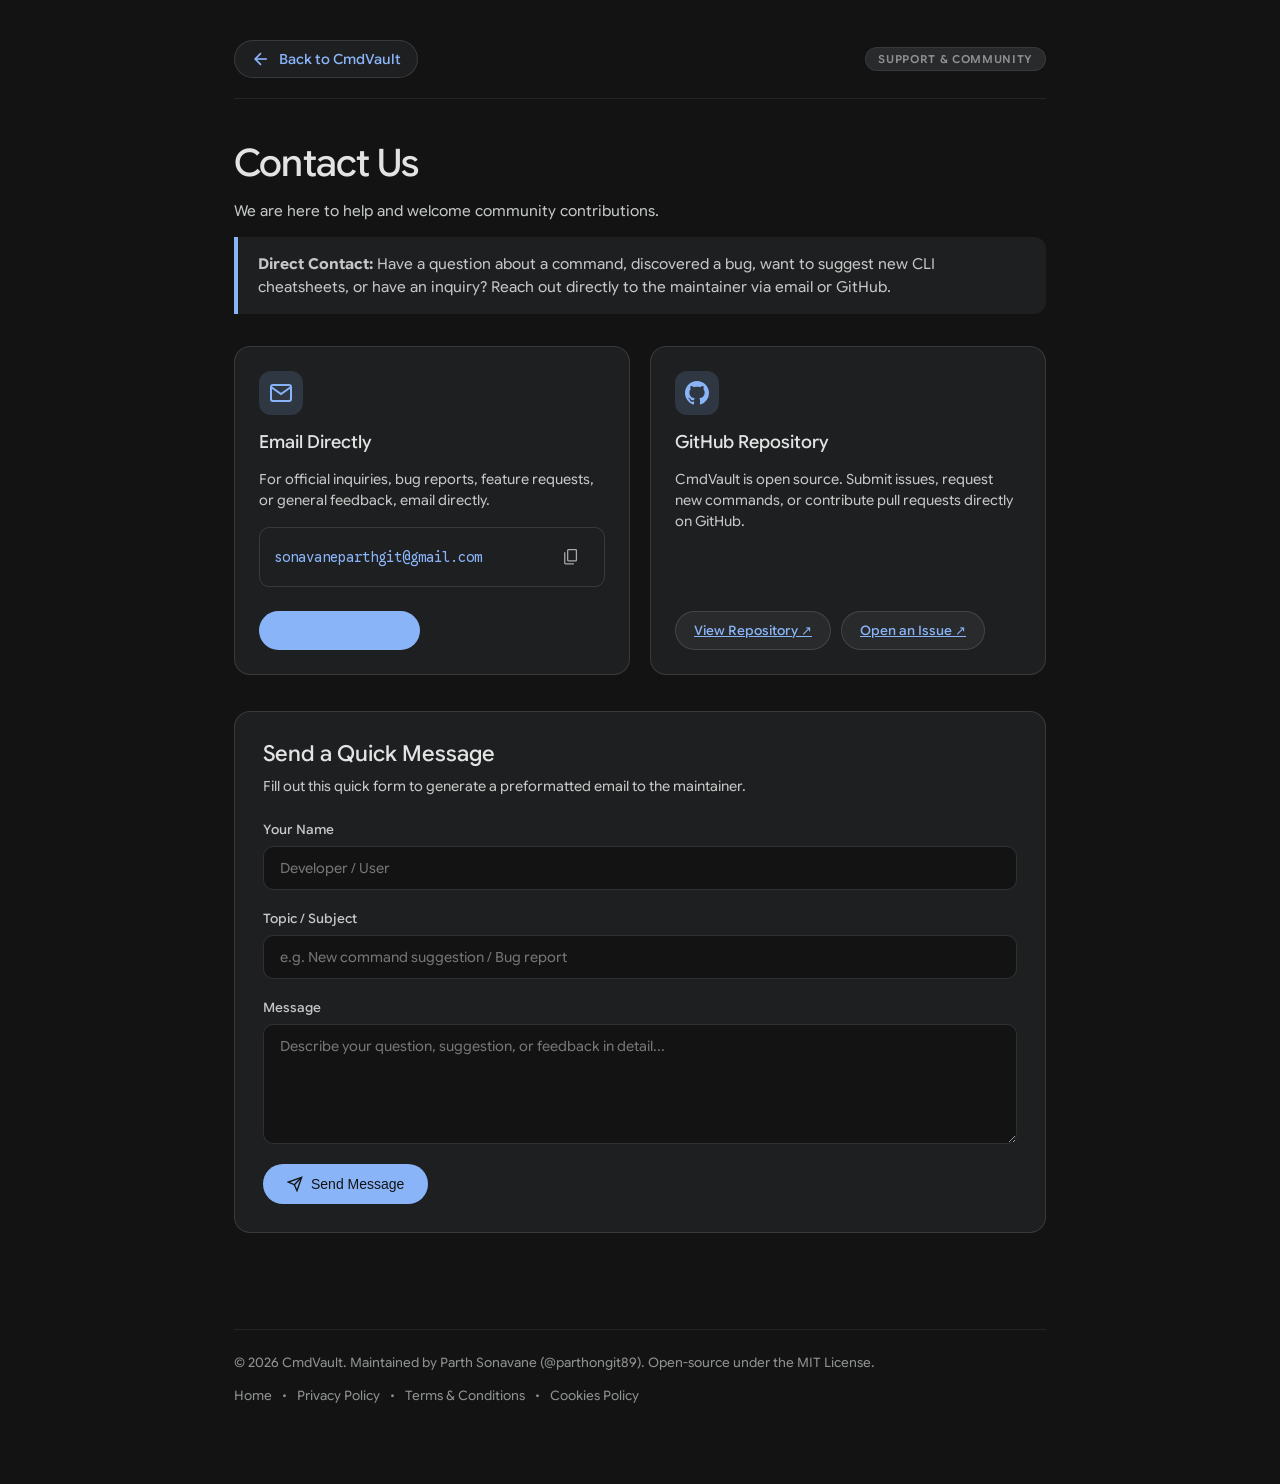
<file: contact.html>
<!DOCTYPE html>
<html lang="en">
<head>
  <meta charset="UTF-8" />
  <meta name="viewport" content="width=device-width, initial-scale=1.0" />
  <title>Contact Us - CmdVault</title>
  <meta name="description" content="Get in touch with the CmdVault team. Feedback, command suggestions, support, and developer inquiries." />
  <link rel="canonical" href="https://cmd-valut.vercel.app/contact.html" />
  <meta name="theme-color" content="#131314" />
  <link rel="icon" type="image/png" href="images/logo.png" />
  <link rel="apple-touch-icon" href="images/logo.png" />
  <link rel="stylesheet" href="css/style.css" />
  <style>
    .contact-grid {
      display: grid;
      grid-template-columns: repeat(auto-fit, minmax(280px, 1fr));
      gap: 20px;
      margin: 28px 0;
    }
    .contact-card {
      background: var(--g-surface);
      border: 1px solid var(--g-border);
      border-radius: 16px;
      padding: 24px;
      display: flex;
      flex-direction: column;
      gap: 16px;
      transition: all 0.2s ease;
    }
    .contact-card:hover {
      background: var(--g-surface-hover);
      border-color: rgba(138, 180, 248, 0.4);
      transform: translateY(-2px);
    }
    .contact-card-icon {
      width: 44px;
      height: 44px;
      border-radius: 12px;
      background: var(--google-blue-surface);
      display: flex;
      align-items: center;
      justify-content: center;
      color: var(--google-blue);
    }
    .contact-card h3 {
      font-size: 18px;
      font-weight: 500;
      color: var(--text-primary);
      margin: 0;
    }
    .contact-card p {
      font-size: 14px;
      color: var(--text-secondary);
      line-height: 1.5;
      margin: 0;
      flex-grow: 1;
    }
    .contact-btn-group {
      display: flex;
      gap: 10px;
      flex-wrap: wrap;
      margin-top: 8px;
    }
    .contact-action-btn {
      display: inline-flex;
      align-items: center;
      gap: 8px;
      padding: 10px 18px;
      border-radius: 20px;
      font-size: 13px;
      font-weight: 500;
      text-decoration: none;
      transition: all 0.2s ease;
      cursor: pointer;
      border: 1px solid transparent;
    }
    .btn-primary {
      background: var(--google-blue);
      color: #131314;
    }
    .btn-primary:hover {
      background: #aecbfa;
    }
    .btn-secondary {
      background: var(--g-surface-elevated);
      color: var(--text-primary);
      border-color: var(--g-border);
    }
    .btn-secondary:hover {
      background: var(--g-surface-hover);
      border-color: var(--google-blue);
      color: var(--google-blue);
    }
    .email-display-box {
      background: var(--g-code-bg);
      border: 1px solid var(--g-border);
      border-radius: 10px;
      padding: 10px 14px;
      font-family: 'Google Sans Code', monospace;
      font-size: 14px;
      color: var(--google-blue);
      display: flex;
      align-items: center;
      justify-content: space-between;
      gap: 12px;
      word-break: break-all;
    }
    .contact-form-section {
      background: var(--g-surface);
      border: 1px solid var(--g-border);
      border-radius: 16px;
      padding: 28px;
      margin-top: 36px;
    }
    .contact-form-section h2 {
      font-size: 22px;
      font-weight: 500;
      margin-top: 0;
      margin-bottom: 8px;
      color: var(--text-primary);
    }
    .form-group {
      display: flex;
      flex-direction: column;
      gap: 8px;
      margin-bottom: 20px;
    }
    .form-group label {
      font-size: 13px;
      font-weight: 500;
      color: var(--text-secondary);
    }
    .form-control {
      background: var(--g-bg);
      border: 1px solid var(--g-border);
      border-radius: 10px;
      padding: 12px 16px;
      font-size: 14px;
      color: var(--text-primary);
      font-family: inherit;
      outline: none;
      transition: border-color 0.2s ease;
    }
    .form-control:focus {
      border-color: var(--google-blue);
      box-shadow: 0 0 0 2px var(--google-blue-surface);
    }
    textarea.form-control {
      min-height: 120px;
      resize: vertical;
    }
  </style>
</head>
<body class="legal-page">
  <div class="legal-container">
    <header class="legal-header">
      <a href="/" class="back-link">
        <svg width="20" height="20" viewBox="0 0 24 24" fill="none" stroke="currentColor" stroke-width="2">
          <line x1="19" y1="12" x2="5" y2="12"></line>
          <polyline points="12 19 5 12 12 5"></polyline>
        </svg>
        <span>Back to CmdVault</span>
      </a>
      <div class="legal-badge">Support &amp; Community</div>
    </header>

    <main class="legal-content">
      <h1>Contact Us</h1>
      <p class="effective-date">We are here to help and welcome community contributions.</p>

      <div class="callout-box">
        <strong>Direct Contact:</strong> Have a question about a command, discovered a bug, want to suggest new CLI cheatsheets, or have an inquiry? Reach out directly to the maintainer via email or GitHub.
      </div>

      <!-- Quick Contact Cards -->
      <div class="contact-grid">
        <!-- Direct Email Card -->
        <div class="contact-card">
          <div class="contact-card-icon">
            <svg width="24" height="24" viewBox="0 0 24 24" fill="none" stroke="currentColor" stroke-width="2">
              <path d="M4 4h16c1.1 0 2 .9 2 2v12c0 1.1-.9 2-2 2H4c-1.1 0-2-.9-2-2V6c0-1.1.9-2 2-2z"></path>
              <polyline points="22,6 12,13 2,6"></polyline>
            </svg>
          </div>
          <h3>Email Directly</h3>
          <p>For official inquiries, bug reports, feature requests, or general feedback, email directly.</p>
          <div class="email-display-box">
            <span id="email-text">sonavaneparthgit@gmail.com</span>
            <button id="copy-email-btn" class="copy-btn" title="Copy email" aria-label="Copy email address" style="position:static; opacity:1;">
              <img src="icons/copy.svg" alt="Copy" width="16" height="16" />
            </button>
          </div>
          <div class="contact-btn-group">
            <a href="mailto:sonavaneparthgit@gmail.com?subject=CmdVault%20Inquiry" class="contact-action-btn btn-primary">
              <svg width="16" height="16" viewBox="0 0 24 24" fill="none" stroke="currentColor" stroke-width="2">
                <line x1="22" y1="2" x2="11" y2="13"></line>
                <polygon points="22 2 15 22 11 13 2 9 22 2"></polygon>
              </svg>
              <span>Compose Email</span>
            </a>
          </div>
        </div>

        <!-- GitHub Community Card -->
        <div class="contact-card">
          <div class="contact-card-icon">
            <svg width="24" height="24" viewBox="0 0 24 24" fill="currentColor">
              <path d="M12 0C5.37 0 0 5.37 0 12c0 5.31 3.435 9.795 8.205 11.385.6.105.825-.255.825-.57 0-.285-.015-1.23-.015-2.235-3.015.555-3.795-.735-4.035-1.41-.135-.345-.72-1.41-1.23-1.695-.42-.225-1.02-.78-.015-.795.945-.015 1.62.87 1.845 1.23 1.08 1.815 2.805 1.305 3.495.99.105-.78.42-1.305.765-1.605-2.67-.3-5.46-1.335-5.46-5.925 0-1.305.465-2.385 1.23-3.225-.12-.3-.54-1.53.12-3.18 0 0 1.005-.315 3.3 1.23.96-.27 1.98-.405 3-.405s2.04.135 3 .405c2.295-1.56 3.3-1.23 3.3-1.23.66 1.65.24 2.88.12 3.18.765.84 1.23 1.905 1.23 3.225 0 4.605-2.805 5.625-5.475 5.925.435.375.81 1.095.81 2.22 0 1.605-.015 2.895-.015 3.3 0 .315.225.69.825.57A12.02 12.02 0 0024 12c0-6.63-5.37-12-12-12z"/>
            </svg>
          </div>
          <h3>GitHub Repository</h3>
          <p>CmdVault is open source. Submit issues, request new commands, or contribute pull requests directly on GitHub.</p>
          <div class="contact-btn-group" style="margin-top:auto;">
            <a href="https://github.com/parthongit89/CmdValut" target="_blank" rel="noopener noreferrer" class="contact-action-btn btn-secondary">
              <span>View Repository ↗</span>
            </a>
            <a href="https://github.com/parthongit89/CmdValut/issues" target="_blank" rel="noopener noreferrer" class="contact-action-btn btn-secondary">
              <span>Open an Issue ↗</span>
            </a>
          </div>
        </div>
      </div>

      <!-- Quick Message Mailto Generator -->
      <section class="contact-form-section">
        <h2>Send a Quick Message</h2>
        <p style="color: var(--text-secondary); font-size: 14px; margin-bottom: 24px;">Fill out this quick form to generate a preformatted email to the maintainer.</p>
        
        <form id="quick-contact-form" onsubmit="handleContactSubmit(event)">
          <div class="form-group">
            <label for="contact-name">Your Name</label>
            <input type="text" id="contact-name" class="form-control" placeholder="Developer / User" required />
          </div>

          <div class="form-group">
            <label for="contact-subject">Topic / Subject</label>
            <input type="text" id="contact-subject" class="form-control" placeholder="e.g. New command suggestion / Bug report" required />
          </div>

          <div class="form-group">
            <label for="contact-message">Message</label>
            <textarea id="contact-message" class="form-control" placeholder="Describe your question, suggestion, or feedback in detail..." required></textarea>
          </div>

          <button type="submit" class="contact-action-btn btn-primary" style="padding: 12px 24px; font-size: 14px; border: none;">
            <svg width="16" height="16" viewBox="0 0 24 24" fill="none" stroke="currentColor" stroke-width="2">
              <line x1="22" y1="2" x2="11" y2="13"></line>
              <polygon points="22 2 15 22 11 13 2 9 22 2"></polygon>
            </svg>
            <span>Send Message</span>
          </button>
        </form>
      </section>
    </main>

    <footer class="legal-footer">
      <p>&copy; 2026 CmdVault. Maintained by Parth Sonavane (&commat;parthongit89). Open-source under the MIT License.</p>
      <div class="legal-footer-links">
        <a href="/">Home</a>
        <span>•</span>
        <a href="privacy.html">Privacy Policy</a>
        <span>•</span>
        <a href="terms.html">Terms &amp; Conditions</a>
        <span>•</span>
        <a href="cookies.html">Cookies Policy</a>
      </div>
    </footer>
  </div>

  <!-- Script for quick actions -->
  <script>
    const copyBtn = document.getElementById('copy-email-btn');
    if (copyBtn) {
      copyBtn.addEventListener('click', () => {
        navigator.clipboard.writeText('sonavaneparthgit@gmail.com').then(() => {
          const original = copyBtn.innerHTML;
          copyBtn.innerHTML = '<span style="color:#81c995; font-size:12px; font-weight:600;">✓</span>';
          setTimeout(() => { copyBtn.innerHTML = original; }, 2000);
        });
      });
    }

    function handleContactSubmit(e) {
      e.preventDefault();
      const name = encodeURIComponent(document.getElementById('contact-name').value.trim());
      const subject = encodeURIComponent(document.getElementById('contact-subject').value.trim());
      const message = encodeURIComponent(document.getElementById('contact-message').value.trim());
      
      const body = `Hi Parth,%0D%0A%0D%0A${message}%0D%0A%0D%0ARegards,%0D%0A${name}`;
      window.location.href = `mailto:sonavaneparthgit@gmail.com?subject=${subject}&body=${body}`;
    }
  </script>
</body>
</html>
</file>
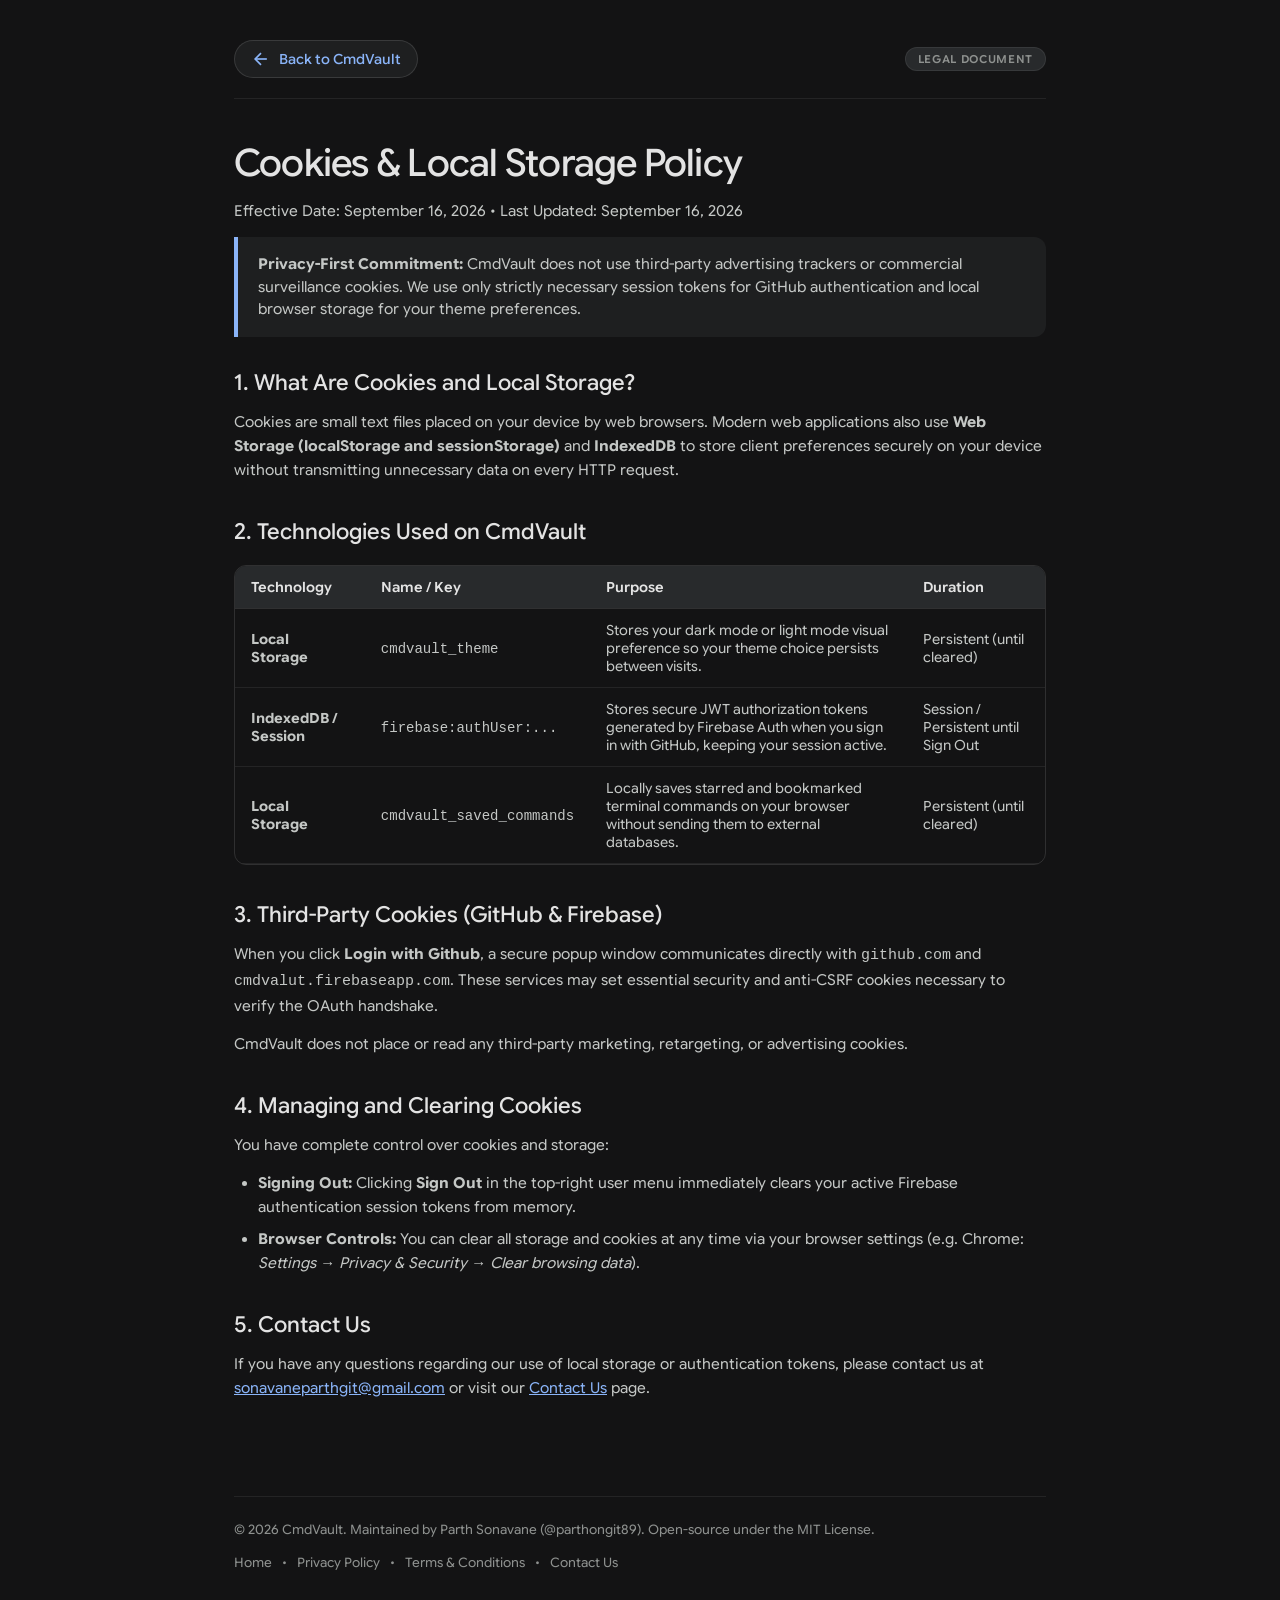
<file: cookies.html>
<!DOCTYPE html>
<html lang="en">
<head>
  <meta charset="UTF-8" />
  <meta name="viewport" content="width=device-width, initial-scale=1.0" />
  <title>Cookies &amp; Storage Policy - CmdVault</title>
  <meta name="description" content="Cookies and Local Storage Policy for CmdVault and Firebase GitHub authentication." />
  <link rel="canonical" href="https://cmd-valut.vercel.app/cookies.html" />
  <meta name="theme-color" content="#131314" />
  <link rel="icon" type="image/png" href="images/logo.png" />
  <link rel="apple-touch-icon" href="images/logo.png" />
  <link rel="stylesheet" href="css/style.css" />
</head>
<body class="legal-page">
  <div class="legal-container">
    <header class="legal-header">
      <a href="/" class="back-link">
        <svg width="20" height="20" viewBox="0 0 24 24" fill="none" stroke="currentColor" stroke-width="2">
          <line x1="19" y1="12" x2="5" y2="12"></line>
          <polyline points="12 19 5 12 12 5"></polyline>
        </svg>
        <span>Back to CmdVault</span>
      </a>
      <div class="legal-badge">Legal Document</div>
    </header>

    <main class="legal-content">
      <h1>Cookies &amp; Local Storage Policy</h1>
      <p class="effective-date">Effective Date: September 16, 2026 • Last Updated: September 16, 2026</p>

      <div class="callout-box">
        <strong>Privacy-First Commitment:</strong> CmdVault does not use third-party advertising trackers or commercial surveillance cookies. We use only strictly necessary session tokens for GitHub authentication and local browser storage for your theme preferences.
      </div>

      <section>
        <h2>1. What Are Cookies and Local Storage?</h2>
        <p>Cookies are small text files placed on your device by web browsers. Modern web applications also use <strong>Web Storage (localStorage and sessionStorage)</strong> and <strong>IndexedDB</strong> to store client preferences securely on your device without transmitting unnecessary data on every HTTP request.</p>
      </section>

      <section>
        <h2>2. Technologies Used on CmdVault</h2>
        <div class="table-wrap">
          <table class="legal-table">
            <thead>
              <tr>
                <th>Technology</th>
                <th>Name / Key</th>
                <th>Purpose</th>
                <th>Duration</th>
              </tr>
            </thead>
            <tbody>
              <tr>
                <td><strong>Local Storage</strong></td>
                <td><code>cmdvault_theme</code></td>
                <td>Stores your dark mode or light mode visual preference so your theme choice persists between visits.</td>
                <td>Persistent (until cleared)</td>
              </tr>
              <tr>
                <td><strong>IndexedDB / Session</strong></td>
                <td><code>firebase:authUser:...</code></td>
                <td>Stores secure JWT authorization tokens generated by Firebase Auth when you sign in with GitHub, keeping your session active.</td>
                <td>Session / Persistent until Sign Out</td>
              </tr>
              <tr>
                <td><strong>Local Storage</strong></td>
                <td><code>cmdvault_saved_commands</code></td>
                <td>Locally saves starred and bookmarked terminal commands on your browser without sending them to external databases.</td>
                <td>Persistent (until cleared)</td>
              </tr>
            </tbody>
          </table>
        </div>
      </section>

      <section>
        <h2>3. Third-Party Cookies (GitHub & Firebase)</h2>
        <p>When you click <strong>Login with Github</strong>, a secure popup window communicates directly with <code>github.com</code> and <code>cmdvalut.firebaseapp.com</code>. These services may set essential security and anti-CSRF cookies necessary to verify the OAuth handshake.</p>
        <p>CmdVault does not place or read any third-party marketing, retargeting, or advertising cookies.</p>
      </section>

      <section>
        <h2>4. Managing and Clearing Cookies</h2>
        <p>You have complete control over cookies and storage:</p>
        <ul>
          <li><strong>Signing Out:</strong> Clicking <strong>Sign Out</strong> in the top-right user menu immediately clears your active Firebase authentication session tokens from memory.</li>
          <li><strong>Browser Controls:</strong> You can clear all storage and cookies at any time via your browser settings (e.g. Chrome: <em>Settings → Privacy &amp; Security → Clear browsing data</em>).</li>
        </ul>
      </section>

      <section>
        <h2>5. Contact Us</h2>
        <p>If you have any questions regarding our use of local storage or authentication tokens, please contact us at <a href="mailto:sonavaneparthgit@gmail.com">sonavaneparthgit@gmail.com</a> or visit our <a href="contact.html">Contact Us</a> page.</p>
      </section>
    </main>

    <footer class="legal-footer">
      <p>&copy; 2026 CmdVault. Maintained by Parth Sonavane (&commat;parthongit89). Open-source under the MIT License.</p>
      <div class="legal-footer-links">
        <a href="/">Home</a>
        <span>•</span>
        <a href="privacy.html">Privacy Policy</a>
        <span>•</span>
        <a href="terms.html">Terms &amp; Conditions</a>
        <span>•</span>
        <a href="contact.html">Contact Us</a>
      </div>
    </footer>
  </div>
</body>
</html>
</file>
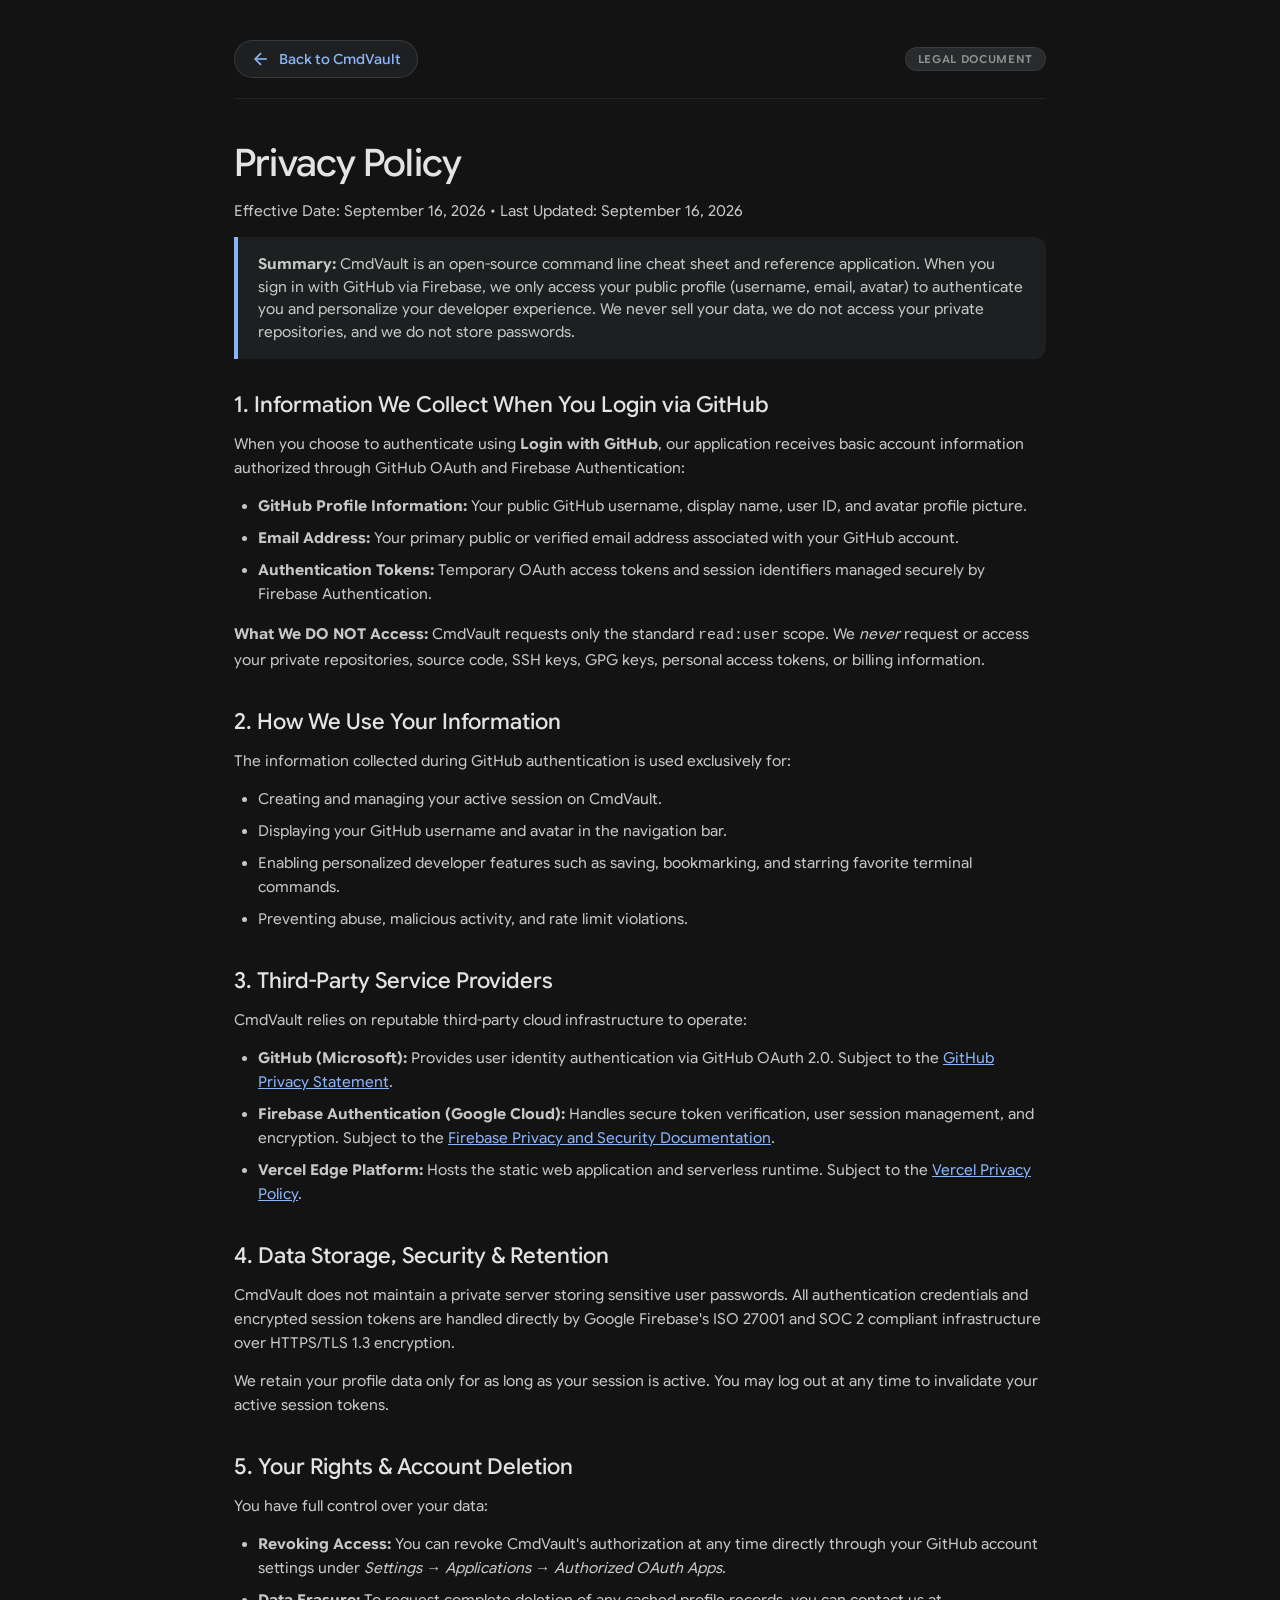
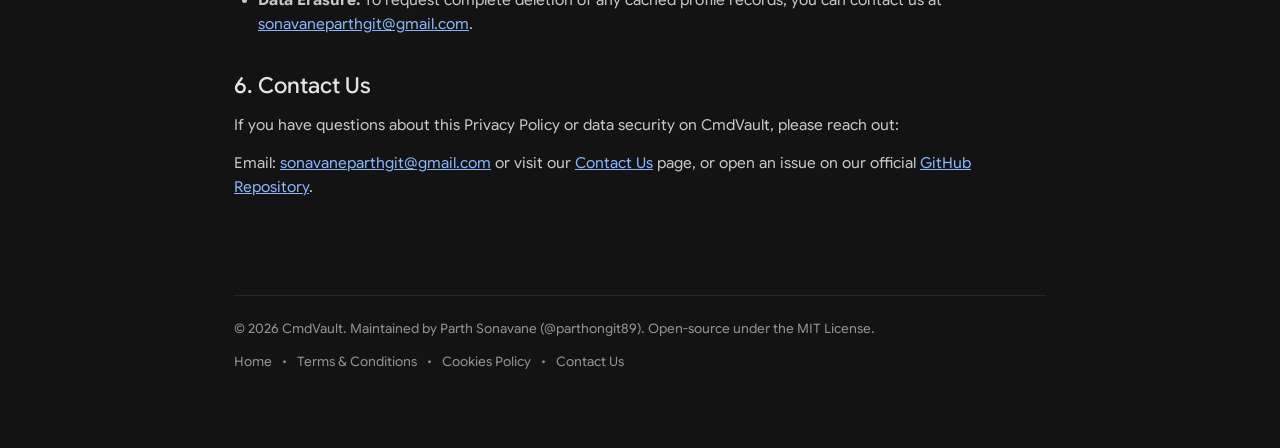
<file: privacy.html>
<!DOCTYPE html>
<html lang="en">
<head>
  <meta charset="UTF-8" />
  <meta name="viewport" content="width=device-width, initial-scale=1.0" />
  <title>Privacy Policy - CmdVault</title>
  <meta name="description" content="Privacy Policy for CmdVault developer platform and GitHub OAuth authentication." />
  <link rel="canonical" href="https://cmd-valut.vercel.app/privacy.html" />
  <meta name="theme-color" content="#131314" />
  <link rel="icon" type="image/png" href="images/logo.png" />
  <link rel="apple-touch-icon" href="images/logo.png" />
  <link rel="stylesheet" href="css/style.css" />
</head>
<body class="legal-page">
  <div class="legal-container">
    <header class="legal-header">
      <a href="/" class="back-link">
        <svg width="20" height="20" viewBox="0 0 24 24" fill="none" stroke="currentColor" stroke-width="2">
          <line x1="19" y1="12" x2="5" y2="12"></line>
          <polyline points="12 19 5 12 12 5"></polyline>
        </svg>
        <span>Back to CmdVault</span>
      </a>
      <div class="legal-badge">Legal Document</div>
    </header>

    <main class="legal-content">
      <h1>Privacy Policy</h1>
      <p class="effective-date">Effective Date: September 16, 2026 • Last Updated: September 16, 2026</p>

      <div class="callout-box">
        <strong>Summary:</strong> CmdVault is an open-source command line cheat sheet and reference application. When you sign in with GitHub via Firebase, we only access your public profile (username, email, avatar) to authenticate you and personalize your developer experience. We never sell your data, we do not access your private repositories, and we do not store passwords.
      </div>

      <section>
        <h2>1. Information We Collect When You Login via GitHub</h2>
        <p>When you choose to authenticate using <strong>Login with GitHub</strong>, our application receives basic account information authorized through GitHub OAuth and Firebase Authentication:</p>
        <ul>
          <li><strong>GitHub Profile Information:</strong> Your public GitHub username, display name, user ID, and avatar profile picture.</li>
          <li><strong>Email Address:</strong> Your primary public or verified email address associated with your GitHub account.</li>
          <li><strong>Authentication Tokens:</strong> Temporary OAuth access tokens and session identifiers managed securely by Firebase Authentication.</li>
        </ul>
        <p><strong>What We DO NOT Access:</strong> CmdVault requests only the standard <code>read:user</code> scope. We <em>never</em> request or access your private repositories, source code, SSH keys, GPG keys, personal access tokens, or billing information.</p>
      </section>

      <section>
        <h2>2. How We Use Your Information</h2>
        <p>The information collected during GitHub authentication is used exclusively for:</p>
        <ul>
          <li>Creating and managing your active session on CmdVault.</li>
          <li>Displaying your GitHub username and avatar in the navigation bar.</li>
          <li>Enabling personalized developer features such as saving, bookmarking, and starring favorite terminal commands.</li>
          <li>Preventing abuse, malicious activity, and rate limit violations.</li>
        </ul>
      </section>

      <section>
        <h2>3. Third-Party Service Providers</h2>
        <p>CmdVault relies on reputable third-party cloud infrastructure to operate:</p>
        <ul>
          <li><strong>GitHub (Microsoft):</strong> Provides user identity authentication via GitHub OAuth 2.0. Subject to the <a href="https://docs.github.com/en/site-policy/privacy-policies/github-privacy-statement" target="_blank" rel="noopener noreferrer">GitHub Privacy Statement</a>.</li>
          <li><strong>Firebase Authentication (Google Cloud):</strong> Handles secure token verification, user session management, and encryption. Subject to the <a href="https://firebase.google.com/support/privacy" target="_blank" rel="noopener noreferrer">Firebase Privacy and Security Documentation</a>.</li>
          <li><strong>Vercel Edge Platform:</strong> Hosts the static web application and serverless runtime. Subject to the <a href="https://vercel.com/legal/privacy-policy" target="_blank" rel="noopener noreferrer">Vercel Privacy Policy</a>.</li>
        </ul>
      </section>

      <section>
        <h2>4. Data Storage, Security & Retention</h2>
        <p>CmdVault does not maintain a private server storing sensitive user passwords. All authentication credentials and encrypted session tokens are handled directly by Google Firebase's ISO 27001 and SOC 2 compliant infrastructure over HTTPS/TLS 1.3 encryption.</p>
        <p>We retain your profile data only for as long as your session is active. You may log out at any time to invalidate your active session tokens.</p>
      </section>

      <section>
        <h2>5. Your Rights & Account Deletion</h2>
        <p>You have full control over your data:</p>
        <ul>
          <li><strong>Revoking Access:</strong> You can revoke CmdVault's authorization at any time directly through your GitHub account settings under <em>Settings → Applications → Authorized OAuth Apps</em>.</li>
          <li><strong>Data Erasure:</strong> To request complete deletion of any cached profile records, you can contact us at <a href="mailto:sonavaneparthgit@gmail.com">sonavaneparthgit@gmail.com</a>.</li>
        </ul>
      </section>

      <section>
        <h2>6. Contact Us</h2>
        <p>If you have questions about this Privacy Policy or data security on CmdVault, please reach out:</p>
        <p>Email: <a href="mailto:sonavaneparthgit@gmail.com">sonavaneparthgit@gmail.com</a> or visit our <a href="contact.html">Contact Us</a> page, or open an issue on our official <a href="https://github.com/parthongit89/CmdValut" target="_blank" rel="noopener noreferrer">GitHub Repository</a>.</p>
      </section>
    </main>

    <footer class="legal-footer">
      <p>&copy; 2026 CmdVault. Maintained by Parth Sonavane (&commat;parthongit89). Open-source under the MIT License.</p>
      <div class="legal-footer-links">
        <a href="/">Home</a>
        <span>•</span>
        <a href="terms.html">Terms &amp; Conditions</a>
        <span>•</span>
        <a href="cookies.html">Cookies Policy</a>
        <span>•</span>
        <a href="contact.html">Contact Us</a>
      </div>
    </footer>
  </div>
</body>
</html>
</file>
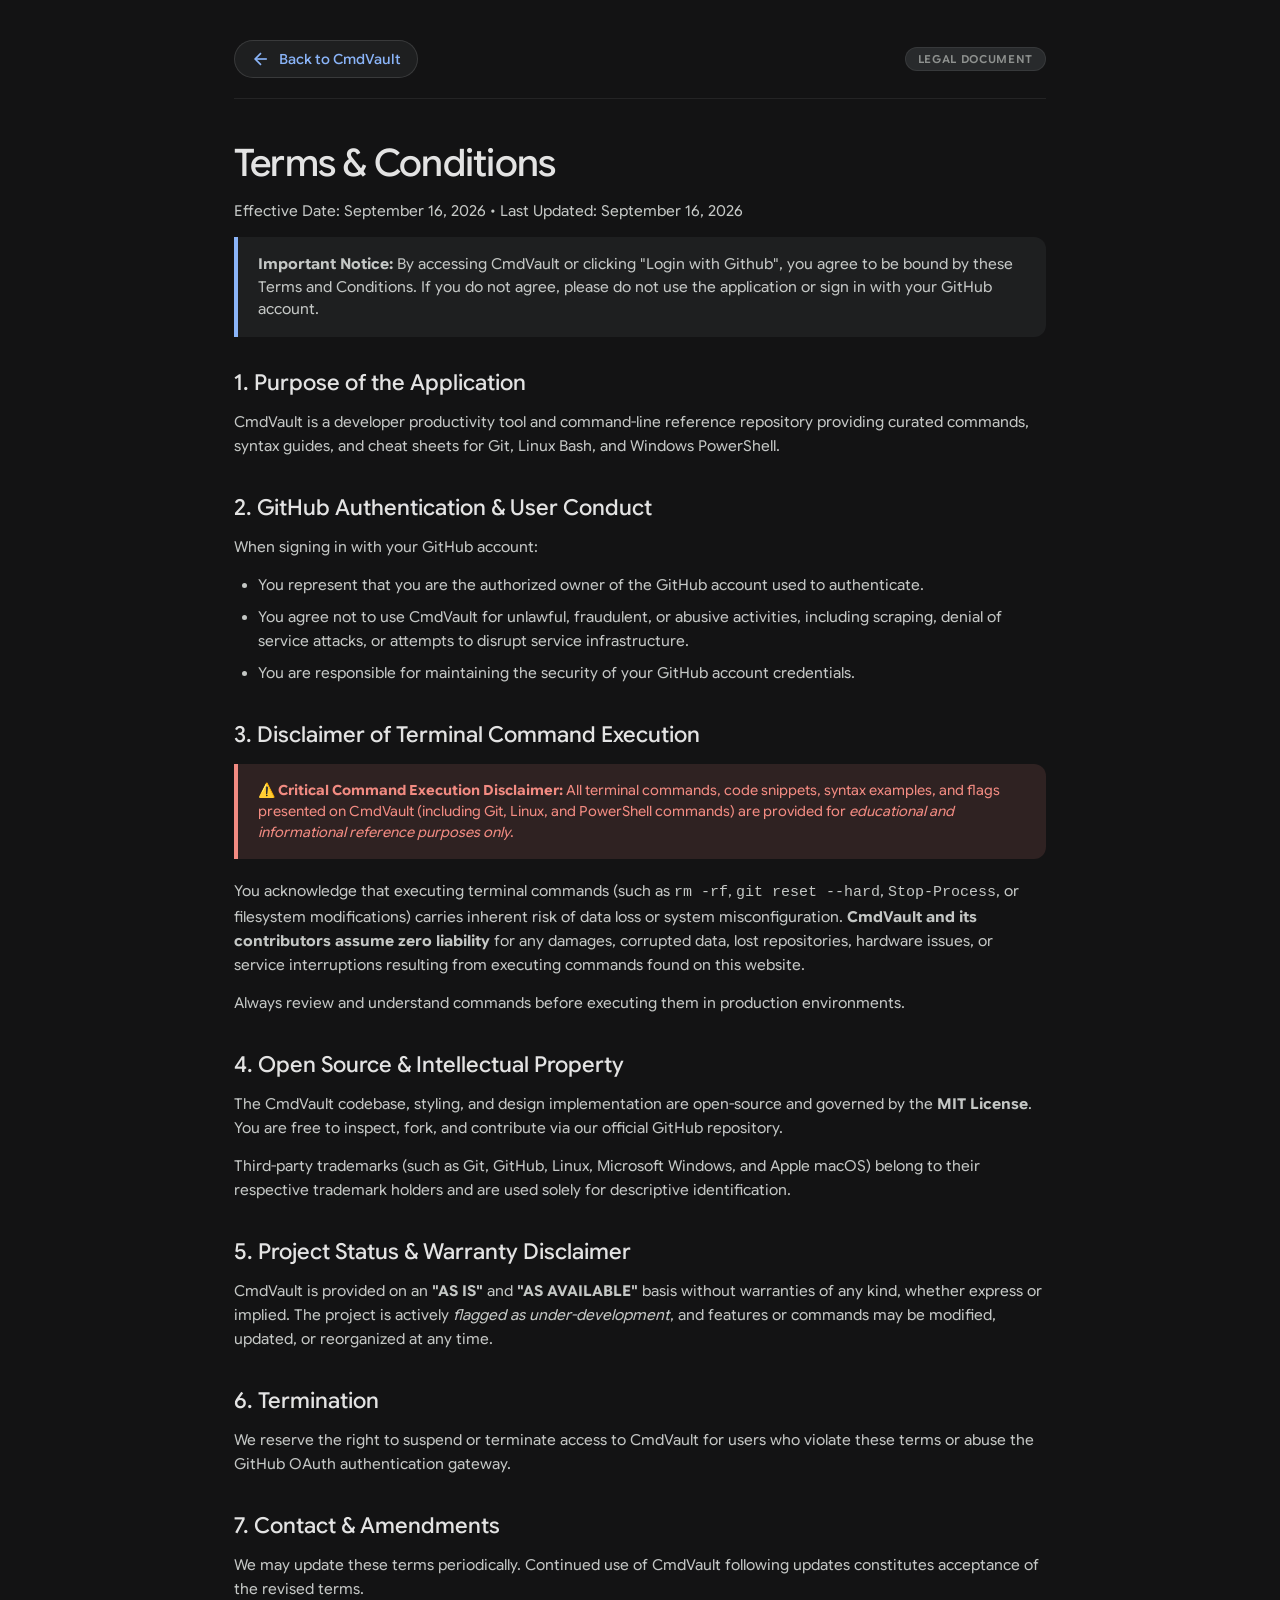
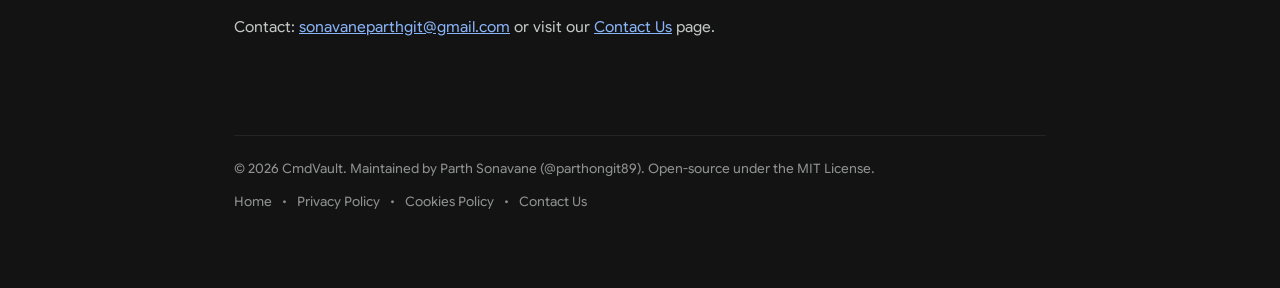
<file: terms.html>
<!DOCTYPE html>
<html lang="en">
<head>
  <meta charset="UTF-8" />
  <meta name="viewport" content="width=device-width, initial-scale=1.0" />
  <title>Terms &amp; Conditions - CmdVault</title>
  <meta name="description" content="Terms and Conditions of Service for using CmdVault and executing terminal commands." />
  <link rel="canonical" href="https://cmd-valut.vercel.app/terms.html" />
  <meta name="theme-color" content="#131314" />
  <link rel="icon" type="image/png" href="images/logo.png" />
  <link rel="apple-touch-icon" href="images/logo.png" />
  <link rel="stylesheet" href="css/style.css" />
</head>
<body class="legal-page">
  <div class="legal-container">
    <header class="legal-header">
      <a href="/" class="back-link">
        <svg width="20" height="20" viewBox="0 0 24 24" fill="none" stroke="currentColor" stroke-width="2">
          <line x1="19" y1="12" x2="5" y2="12"></line>
          <polyline points="12 19 5 12 12 5"></polyline>
        </svg>
        <span>Back to CmdVault</span>
      </a>
      <div class="legal-badge">Legal Document</div>
    </header>

    <main class="legal-content">
      <h1>Terms &amp; Conditions</h1>
      <p class="effective-date">Effective Date: September 16, 2026 • Last Updated: September 16, 2026</p>

      <div class="callout-box">
        <strong>Important Notice:</strong> By accessing CmdVault or clicking "Login with Github", you agree to be bound by these Terms and Conditions. If you do not agree, please do not use the application or sign in with your GitHub account.
      </div>

      <section>
        <h2>1. Purpose of the Application</h2>
        <p>CmdVault is a developer productivity tool and command-line reference repository providing curated commands, syntax guides, and cheat sheets for Git, Linux Bash, and Windows PowerShell.</p>
      </section>

      <section>
        <h2>2. GitHub Authentication & User Conduct</h2>
        <p>When signing in with your GitHub account:</p>
        <ul>
          <li>You represent that you are the authorized owner of the GitHub account used to authenticate.</li>
          <li>You agree not to use CmdVault for unlawful, fraudulent, or abusive activities, including scraping, denial of service attacks, or attempts to disrupt service infrastructure.</li>
          <li>You are responsible for maintaining the security of your GitHub account credentials.</li>
        </ul>
      </section>

      <section>
        <h2>3. Disclaimer of Terminal Command Execution</h2>
        <div class="warning-box">
          <strong>⚠️ Critical Command Execution Disclaimer:</strong> All terminal commands, code snippets, syntax examples, and flags presented on CmdVault (including Git, Linux, and PowerShell commands) are provided for <em>educational and informational reference purposes only</em>.
        </div>
        <p>You acknowledge that executing terminal commands (such as <code>rm -rf</code>, <code>git reset --hard</code>, <code>Stop-Process</code>, or filesystem modifications) carries inherent risk of data loss or system misconfiguration. <strong>CmdVault and its contributors assume zero liability</strong> for any damages, corrupted data, lost repositories, hardware issues, or service interruptions resulting from executing commands found on this website.</p>
        <p>Always review and understand commands before executing them in production environments.</p>
      </section>

      <section>
        <h2>4. Open Source & Intellectual Property</h2>
        <p>The CmdVault codebase, styling, and design implementation are open-source and governed by the <strong>MIT License</strong>. You are free to inspect, fork, and contribute via our official GitHub repository.</p>
        <p>Third-party trademarks (such as Git, GitHub, Linux, Microsoft Windows, and Apple macOS) belong to their respective trademark holders and are used solely for descriptive identification.</p>
      </section>

      <section>
        <h2>5. Project Status & Warranty Disclaimer</h2>
        <p>CmdVault is provided on an <strong>"AS IS"</strong> and <strong>"AS AVAILABLE"</strong> basis without warranties of any kind, whether express or implied. The project is actively <em>flagged as under-development</em>, and features or commands may be modified, updated, or reorganized at any time.</p>
      </section>

      <section>
        <h2>6. Termination</h2>
        <p>We reserve the right to suspend or terminate access to CmdVault for users who violate these terms or abuse the GitHub OAuth authentication gateway.</p>
      </section>

      <section>
        <h2>7. Contact & Amendments</h2>
        <p>We may update these terms periodically. Continued use of CmdVault following updates constitutes acceptance of the revised terms.</p>
        <p>Contact: <a href="mailto:sonavaneparthgit@gmail.com">sonavaneparthgit@gmail.com</a> or visit our <a href="contact.html">Contact Us</a> page.</p>
      </section>
    </main>

    <footer class="legal-footer">
      <p>&copy; 2026 CmdVault. Maintained by Parth Sonavane (&commat;parthongit89). Open-source under the MIT License.</p>
      <div class="legal-footer-links">
        <a href="/">Home</a>
        <span>•</span>
        <a href="privacy.html">Privacy Policy</a>
        <span>•</span>
        <a href="cookies.html">Cookies Policy</a>
        <span>•</span>
        <a href="contact.html">Contact Us</a>
      </div>
    </footer>
  </div>
</body>
</html>
</file>
<file: css/style.css>
/* ==========================================================================
   CmdVault - Google Material 3 / Modern Google Aesthetic
   Typography: Google Sans Flex & Google Sans Code
   ========================================================================== */

/* Local Font Declarations */
@font-face {
  font-family: 'Google Sans Flex';
  src: url('../font-familiy/Google_Sans_Flex/GoogleSansFlex-VariableFont_GRAD,ROND,opsz,slnt,wdth,wght.ttf') format('truetype-variations'),
       url('../font-familiy/Google_Sans_Flex/static/GoogleSansFlex_36pt-Regular.ttf') format('truetype');
  font-weight: 100 900;
  font-style: normal;
  font-display: swap;
}

@font-face {
  font-family: 'Google Sans Code';
  src: url('../font-familiy/Google_Sans_Code/static/GoogleSansCode-Regular.ttf') format('truetype');
  font-weight: 400;
  font-style: normal;
  font-display: swap;
}

@font-face {
  font-family: 'Google Sans Code';
  src: url('../font-familiy/Google_Sans_Code/static/GoogleSansCode-Light.ttf') format('truetype');
  font-weight: 300;
  font-style: normal;
  font-display: swap;
}

@font-face {
  font-family: 'Google Sans Code';
  src: url('../font-familiy/Google_Sans_Code/static/GoogleSansCode-Medium.ttf') format('truetype');
  font-weight: 500;
  font-style: normal;
  font-display: swap;
}

@font-face {
  font-family: 'Google Sans Code';
  src: url('../font-familiy/Google_Sans_Code/static/GoogleSansCode-Bold.ttf') format('truetype');
  font-weight: 700;
  font-style: normal;
  font-display: swap;
}

/* ==========================================================================
   Google Design Tokens (Material 3 Dark by Default)
   ========================================================================== */
:root {
  /* Google Dark Theme Palette (Gemini & Google Cloud Dark) */
  --g-bg: #131314;
  --g-surface: #1e1f20;
  --g-surface-elevated: #282a2c;
  --g-surface-hover: #333537;
  --g-surface-active: #3c4043;
  --g-border: rgba(255, 255, 255, 0.12);
  --g-border-subtle: rgba(255, 255, 255, 0.07);
  --g-border-focus: #8ab4f8;

  /* Google Colors */
  --google-blue: #8ab4f8;
  --google-blue-surface: rgba(138, 180, 248, 0.16);
  --google-blue-hover: #aecbfa;
  --google-red: #f28b82;
  --google-yellow: #fdd663;
  --google-green: #81c995;
  --google-green-surface: rgba(129, 201, 149, 0.16);

  /* Typography Text Colors */
  --text-primary: #e3e3e3;
  --text-secondary: #c4c7c5;
  --text-tertiary: #8e918f;
  --text-disabled: #5e6260;

  /* Elevation Shadows */
  --shadow-sm: 0 1px 2px 0 rgba(0, 0, 0, 0.3), 0 1px 3px 1px rgba(0, 0, 0, 0.15);
  --shadow-md: 0 1px 3px 0 rgba(0, 0, 0, 0.3), 0 4px 8px 3px rgba(0, 0, 0, 0.15);
  --shadow-lg: 0 2px 6px 2px rgba(0, 0, 0, 0.3), 0 8px 24px 6px rgba(0, 0, 0, 0.2);

  /* Fonts */
  --font-display: 'Google Sans Flex', -apple-system, BlinkMacSystemFont, "Segoe UI", Roboto, sans-serif;
  --font-code: 'Google Sans Code', ui-monospace, SFMono-Regular, Menlo, Monaco, Consolas, monospace;
}

/* Google Light Theme Palette */
body.light-theme {
  --g-bg: #f8fafd;
  --g-surface: #ffffff;
  --g-surface-elevated: #edf2fa;
  --g-surface-hover: #e3e9f3;
  --g-surface-active: #d7e0ee;
  --g-border: rgba(0, 0, 0, 0.12);
  --g-border-subtle: rgba(0, 0, 0, 0.06);
  --g-border-focus: #1a73e8;

  --google-blue: #1a73e8;
  --google-blue-surface: rgba(26, 115, 232, 0.1);
  --google-blue-hover: #1557b0;
  --google-red: #d93025;
  --google-yellow: #f9ab00;
  --google-green: #188038;
  --google-green-surface: rgba(24, 128, 56, 0.1);

  --text-primary: #1f1f1f;
  --text-secondary: #444746;
  --text-tertiary: #747775;
  --text-disabled: #a8aaa7;

  --shadow-sm: 0 1px 2px 0 rgba(60, 64, 67, 0.3), 0 1px 3px 1px rgba(60, 64, 67, 0.15);
  --shadow-md: 0 1px 3px 0 rgba(60, 64, 67, 0.3), 0 4px 8px 3px rgba(60, 64, 67, 0.15);
  --shadow-lg: 0 2px 6px 2px rgba(60, 64, 67, 0.3), 0 8px 24px 6px rgba(60, 64, 67, 0.2);
}

/* ==========================================================================
   Base Styles & Reset
   ========================================================================== */
*, *::before, *::after {
  box-sizing: border-box;
  margin: 0;
  padding: 0;
}

body {
  background-color: var(--g-bg);
  color: var(--text-primary);
  font-family: var(--font-display);
  min-height: 100vh;
  display: flex;
  flex-direction: column;
  overflow-x: hidden;
  -webkit-font-smoothing: antialiased;
  -moz-osx-font-smoothing: grayscale;
  transition: background-color 0.25s cubic-bezier(0.4, 0, 0.2, 1), color 0.25s cubic-bezier(0.4, 0, 0.2, 1);
}

.app-container {
  width: 100%;
  min-height: 100vh;
  display: flex;
  flex-direction: column;
  position: relative;
}

/* ==========================================================================
   Header Bar (Google Brand & Pill Search)
   ========================================================================== */
.header-bar {
  width: 100%;
  background-color: var(--g-bg);
  border-bottom: 1px solid var(--g-border-subtle);
  position: sticky;
  top: 0;
  z-index: 100;
  transition: background-color 0.25s ease;
}

.header-inner {
  max-width: 1440px;
  width: 100%;
  margin: 0 auto;
  padding: 20px 56px;
  display: flex;
  align-items: center;
  justify-content: space-between;
  gap: 28px;
}

/* Brand Logo (Clean, Sharp & Exact to Figma) */
.logo-wrapper {
  display: flex;
  align-items: center;
  gap: 12px;
  text-decoration: none;
  cursor: pointer;
  user-select: none;
  transition: opacity 0.2s ease, transform 0.15s ease;
}

.logo-wrapper:hover {
  opacity: 0.9;
  transform: translateY(-1px);
}

.logo-symbol {
  font-family: var(--font-display);
  font-size: 30px;
  font-weight: 400;
  color: #fff9f9;
  line-height: 1;
  letter-spacing: 0.02em;
  display: inline-flex;
  align-items: center;
  text-shadow: 0 0 20px rgba(255, 255, 255, 0.2);
}

body.light-theme .logo-symbol {
  color: #1a73e8;
  text-shadow: none;
}

.logo-text {
  font-family: var(--font-display);
  font-size: 26px;
  font-weight: 400;
  color: var(--text-primary);
  letter-spacing: -0.01em;
  line-height: 1;
}

/* Google Search Pill */
.search-container {
  flex: 1;
  max-width: 680px;
  height: 52px;
  background-color: var(--g-surface);
  border: 1px solid var(--g-border);
  border-radius: 28px;
  display: flex;
  align-items: center;
  padding: 0 20px 0 24px;
  gap: 14px;
  transition: all 0.2s cubic-bezier(0.4, 0, 0.2, 1);
  box-shadow: var(--shadow-sm);
}

.search-container:hover {
  background-color: var(--g-surface-hover);
  border-color: rgba(255, 255, 255, 0.2);
  box-shadow: var(--shadow-md);
}

body.light-theme .search-container:hover {
  border-color: rgba(0, 0, 0, 0.2);
}

.search-container:focus-within {
  background-color: var(--g-surface);
  border-color: var(--g-border-focus);
  box-shadow: 0 0 0 3px var(--google-blue-surface), var(--shadow-md);
}

.search-icon {
  width: 20px;
  height: 20px;
  opacity: 0.65;
  flex-shrink: 0;
  pointer-events: none;
  filter: brightness(0) invert(0.85);
  transition: opacity 0.2s ease;
}

.search-container:hover .search-icon,
.search-container:focus-within .search-icon {
  opacity: 0.95;
}

body.light-theme .search-icon {
  filter: brightness(0);
  opacity: 0.55;
}

body.light-theme .search-container:hover .search-icon,
body.light-theme .search-container:focus-within .search-icon {
  opacity: 0.9;
}

.search-input {
  width: 100%;
  background: transparent;
  border: none;
  outline: none;
  font-family: var(--font-display);
  font-size: 15px;
  font-weight: 400;
  color: var(--text-primary);
}

.search-input::placeholder {
  color: var(--text-tertiary);
  font-weight: 300;
}

/* Keyboard Shortcut Badge */
.search-kbd {
  font-family: var(--font-code);
  font-size: 11px;
  font-weight: 500;
  color: var(--text-tertiary);
  background: var(--g-surface-elevated);
  border: 1px solid var(--g-border);
  border-radius: 6px;
  padding: 3px 7px;
  user-select: none;
  pointer-events: none;
  transition: opacity 0.2s ease;
}

.search-container:focus-within .search-kbd {
  opacity: 0;
  pointer-events: none;
}

.search-clear {
  background: transparent;
  border: none;
  color: var(--text-tertiary);
  font-size: 18px;
  cursor: pointer;
  display: none;
  padding: 4px;
  border-radius: 50%;
  transition: color 0.15s ease;
}

.search-clear:hover {
  color: var(--text-primary);
}

.search-clear.visible {
  display: block;
}

/* Right Header Actions */
.header-actions {
  display: flex;
  align-items: center;
  gap: 14px;
}

/* Google Material 3 Tonal Button */
.auth-btn {
  height: 48px;
  padding: 0 24px;
  background-color: var(--g-surface-elevated);
  border: 1px solid var(--g-border);
  border-radius: 24px;
  display: flex;
  align-items: center;
  gap: 12px;
  cursor: pointer;
  text-decoration: none;
  box-shadow: var(--shadow-sm);
  transition: all 0.2s cubic-bezier(0.4, 0, 0.2, 1);
}

.auth-btn:hover {
  background-color: var(--g-surface-hover);
  border-color: rgba(255, 255, 255, 0.25);
  box-shadow: var(--shadow-md);
  transform: translateY(-1px);
}

body.light-theme .auth-btn:hover {
  border-color: rgba(0, 0, 0, 0.2);
}

.auth-btn:active {
  transform: translateY(0);
}

.auth-icon {
  width: 22px;
  height: 22px;
  border-radius: 50%;
  object-fit: cover;
  flex-shrink: 0;
}

.auth-label {
  font-size: 14px;
  font-weight: 500;
  color: var(--text-primary);
  white-space: nowrap;
}

/* Logged In Profile */
.user-profile {
  display: none;
  align-items: center;
  gap: 12px;
  background: var(--g-surface-elevated);
  padding: 4px 16px 4px 6px;
  border-radius: 24px;
  border: 1px solid var(--g-border);
}

.user-profile.active {
  display: flex;
}

.user-avatar {
  width: 36px;
  height: 36px;
  border-radius: 50%;
  border: 2px solid var(--google-blue);
  object-fit: cover;
}

.user-details {
  display: flex;
  flex-direction: column;
}

.user-name {
  font-size: 13px;
  font-weight: 500;
  color: var(--text-primary);
  max-width: 120px;
  overflow: hidden;
  text-overflow: ellipsis;
  white-space: nowrap;
}

.logout-link {
  font-size: 11px;
  font-weight: 500;
  color: var(--google-red);
  cursor: pointer;
  text-decoration: none;
}

.logout-link:hover {
  text-decoration: underline;
}

/* Material 3 Icon Button (Theme Toggle) */
.theme-btn {
  height: 48px;
  width: 48px;
  background-color: var(--g-surface-elevated);
  border: 1px solid var(--g-border);
  border-radius: 24px;
  display: flex;
  align-items: center;
  justify-content: center;
  cursor: pointer;
  box-shadow: var(--shadow-sm);
  transition: all 0.2s cubic-bezier(0.4, 0, 0.2, 1);
}

.theme-btn:hover {
  background-color: var(--g-surface-hover);
  border-color: rgba(255, 255, 255, 0.25);
  box-shadow: var(--shadow-md);
  transform: translateY(-1px);
}

body.light-theme .theme-btn:hover {
  border-color: rgba(0, 0, 0, 0.2);
}

.theme-btn:active {
  transform: scale(0.95);
}

.theme-icon {
  width: 20px;
  height: 20px;
  transition: transform 0.3s cubic-bezier(0.4, 0, 0.2, 1);
  filter: brightness(1.2);
}

body.light-theme .theme-icon {
  filter: invert(1);
  transform: rotate(180deg);
}

/* ==========================================================================
   Category Navigation Bar (Google Material 3 Segmented Nav)
   ========================================================================== */
.category-nav-bar {
  background-color: var(--g-surface);
  width: 100%;
  border-top: 1px solid var(--g-border-subtle);
  border-bottom: 1px solid var(--g-border-subtle);
}

.category-nav-inner {
  max-width: 1440px;
  width: 100%;
  margin: 0 auto;
  height: 56px;
  display: flex;
  align-items: center;
  padding: 0 56px;
  gap: 12px;
  overflow-x: auto;
}

.nav-tab {
  font-family: var(--font-display);
  font-size: 14px;
  font-weight: 500;
  color: var(--text-secondary);
  background: transparent;
  border: 1px solid transparent;
  border-radius: 12px;
  padding: 8px 18px;
  cursor: pointer;
  transition: all 0.2s cubic-bezier(0.4, 0, 0.2, 1);
  white-space: nowrap;
}

.nav-tab:hover {
  background-color: var(--g-surface-hover);
  color: var(--text-primary);
}

.nav-tab.active {
  background-color: var(--google-blue-surface);
  color: var(--google-blue);
  border-color: rgba(138, 180, 248, 0.3);
  font-weight: 600;
}

/* ==========================================================================
   Main Content Area
   ========================================================================== */
.main-content {
  flex: 1;
  width: 100%;
  max-width: 1440px;
  margin: 0 auto;
  padding: 48px 56px 80px 56px;
  display: flex;
  flex-direction: column;
}

.section-title-wrap {
  margin-bottom: 40px;
}

.page-title {
  font-size: 40px;
  font-weight: 500;
  color: var(--text-primary);
  margin-bottom: 28px;
  letter-spacing: -0.02em;
}

/* Google Material 3 Filter Chips */
.os-filters-group {
  display: flex;
  align-items: center;
  gap: 12px;
  flex-wrap: wrap;
}

.os-pill {
  height: 40px;
  padding: 0 20px;
  background-color: var(--g-surface);
  border: 1px solid var(--g-border);
  border-radius: 12px;
  display: flex;
  align-items: center;
  gap: 10px;
  cursor: pointer;
  transition: all 0.2s cubic-bezier(0.4, 0, 0.2, 1);
  user-select: none;
}

.os-pill:hover {
  background-color: var(--g-surface-hover);
  border-color: rgba(255, 255, 255, 0.2);
}

body.light-theme .os-pill:hover {
  border-color: rgba(0, 0, 0, 0.2);
}

.os-pill.active {
  background-color: var(--google-blue-surface);
  border-color: var(--google-blue);
  box-shadow: 0 0 12px rgba(138, 180, 248, 0.2);
}

.os-pill img {
  width: 18px;
  height: 18px;
  object-fit: contain;
  opacity: 0.85;
  transition: all 0.2s ease;
}

.os-pill:hover img {
  opacity: 1;
}

body.light-theme .os-pill img {
  filter: brightness(0) opacity(0.75);
}

body.light-theme .os-pill:hover img {
  filter: brightness(0) opacity(0.95);
}

body.light-theme .os-pill.active img {
  filter: brightness(0) opacity(1);
}

.os-pill span {
  font-size: 14px;
  font-weight: 500;
  color: var(--text-primary);
}

.os-pill.active span {
  color: var(--google-blue);
  font-weight: 600;
}

/* ==========================================================================
   Command Sections & Cards (Google Cloud Shell / DevTools Aesthetic)
   ========================================================================== */
.commands-container {
  display: flex;
  flex-direction: column;
  gap: 56px;
  margin-top: 24px;
}

.command-section {
  display: flex;
  flex-direction: column;
  gap: 24px;
  position: relative;
}

.section-heading {
  font-size: 26px;
  font-weight: 500;
  color: var(--text-primary);
  letter-spacing: -0.01em;
  display: flex;
  align-items: center;
  gap: 10px;
}

.section-heading::before {
  content: '';
  display: inline-block;
  width: 4px;
  height: 24px;
  background: var(--google-blue);
  border-radius: 2px;
}

.section-desc {
  font-size: 18px;
  font-weight: 400;
  color: var(--text-secondary);
  margin-top: -12px;
  margin-bottom: 6px;
  line-height: 1.4;
}

.command-group {
  display: flex;
  flex-direction: column;
  gap: 22px;
}

.command-item {
  display: flex;
  flex-direction: column;
  gap: 12px;
  max-width: 1040px;
}

/* Command Code Box */
.command-box {
  width: 100%;
  min-height: 60px;
  background-color: var(--g-surface);
  border: 1px solid var(--g-border);
  border-radius: 14px;
  display: flex;
  align-items: center;
  justify-content: space-between;
  padding: 14px 24px;
  box-shadow: var(--shadow-sm);
  transition: all 0.2s cubic-bezier(0.4, 0, 0.2, 1);
  position: relative;
}

.command-box:hover {
  border-color: rgba(255, 255, 255, 0.24);
  background-color: var(--g-surface-hover);
  box-shadow: var(--shadow-md);
  transform: translateY(-1px);
}

body.light-theme .command-box:hover {
  border-color: rgba(0, 0, 0, 0.2);
}

.command-code-wrap {
  display: flex;
  align-items: center;
  gap: 14px;
  flex: 1;
  overflow: hidden;
}

.command-prompt {
  font-family: var(--font-code);
  font-size: 16px;
  font-weight: 500;
  color: var(--google-green);
  user-select: none;
  flex-shrink: 0;
}

.command-code {
  font-family: var(--font-code);
  font-size: 17px;
  font-weight: 400;
  color: var(--text-primary);
  white-space: pre-wrap;
  word-break: break-all;
  user-select: all;
  letter-spacing: -0.01em;
}

/* Copy Action Button (Google Material Ripple) */
.copy-btn {
  background: transparent;
  border: none;
  cursor: pointer;
  width: 38px;
  height: 38px;
  display: flex;
  align-items: center;
  justify-content: center;
  border-radius: 50%;
  transition: all 0.15s cubic-bezier(0.4, 0, 0.2, 1);
  margin-left: 16px;
  flex-shrink: 0;
}

.copy-btn:hover {
  background-color: var(--g-surface-active);
}

.copy-btn:active {
  transform: scale(0.92);
}

.copy-btn img,
.copy-btn svg {
  width: 20px;
  height: 20px;
  opacity: 0.75;
  filter: brightness(0) invert(0.85);
  transition: opacity 0.2s ease, transform 0.2s ease, filter 0.2s ease;
}

.copy-btn:hover img,
.copy-btn:hover svg {
  opacity: 1;
  filter: brightness(0) invert(1);
}

body.light-theme .copy-btn img,
body.light-theme .copy-btn svg {
  opacity: 0.65;
  filter: brightness(0);
}

body.light-theme .copy-btn:hover img,
body.light-theme .copy-btn:hover svg {
  opacity: 0.95;
  filter: brightness(0);
}

.copy-btn.copied {
  background-color: var(--google-green-surface);
}

.copy-btn.copied img,
.copy-btn.copied svg {
  filter: none;
  opacity: 1;
}

.copy-btn.copied svg path {
  fill: var(--google-green);
}

/* Command Explanation */
.command-explanation {
  font-size: 16px;
  font-weight: 400;
  color: var(--text-secondary);
  line-height: 1.45;
  padding-left: 6px;
}

/* Section Divider */
.section-divider {
  width: 100%;
  max-width: 1040px;
  margin-top: 32px;
  border: none;
  border-top: 1px solid var(--g-border-subtle);
}

/* Empty State */
.empty-state {
  display: none;
  flex-direction: column;
  align-items: center;
  justify-content: center;
  padding: 80px 20px;
  text-align: center;
  gap: 16px;
}

.empty-state.visible {
  display: flex;
}

.empty-state-title {
  font-size: 24px;
  font-weight: 500;
  color: var(--text-primary);
}

.empty-state-subtitle {
  font-size: 16px;
  font-weight: 400;
  color: var(--text-tertiary);
}

.reset-search-btn {
  margin-top: 14px;
  padding: 10px 24px;
  background-color: var(--google-blue);
  color: #131314;
  border: none;
  border-radius: 20px;
  font-size: 14px;
  font-weight: 600;
  cursor: pointer;
  box-shadow: var(--shadow-sm);
  transition: all 0.2s cubic-bezier(0.4, 0, 0.2, 1);
}

.reset-search-btn:hover {
  background-color: var(--google-blue-hover);
  box-shadow: var(--shadow-md);
  transform: translateY(-1px);
}

/* ==========================================================================
   Footer
   ========================================================================== */
.footer-bar {
  width: 100%;
  margin-top: auto;
  border-top: 1px solid var(--g-border-subtle);
  background-color: var(--g-bg);
  padding: 48px 20px 40px 20px;
}

.footer-inner {
  max-width: 1440px;
  width: 100%;
  margin: 0 auto;
  display: flex;
  flex-direction: column;
  align-items: center;
  justify-content: center;
  gap: 12px;
}

.footer-links {
  font-size: 14px;
  font-weight: 500;
  color: var(--text-tertiary);
  display: flex;
  gap: 12px;
  align-items: center;
  justify-content: center;
  flex-wrap: wrap;
  text-align: center;
  line-height: 1.6;
}

.footer-links a {
  color: inherit;
  text-decoration: none;
  transition: color 0.2s ease;
}

.footer-links a:hover {
  color: var(--google-blue);
}

.footer-copyright {
  font-size: 13px;
  font-weight: 400;
  color: var(--text-disabled);
}

/* ==========================================================================
   Google Material 3 Snackbar (Toast Notification)
   ========================================================================== */
.toast-container {
  position: fixed;
  bottom: 28px;
  left: 50%;
  transform: translateX(-50%);
  z-index: 1000;
  display: flex;
  flex-direction: column;
  align-items: center;
  gap: 10px;
  pointer-events: none;
}

.toast {
  background-color: var(--g-surface-elevated);
  color: var(--text-primary);
  border: 1px solid var(--g-border);
  border-radius: 28px;
  padding: 12px 24px;
  font-size: 14px;
  font-weight: 500;
  box-shadow: var(--shadow-lg);
  display: flex;
  align-items: center;
  gap: 12px;
  opacity: 0;
  transform: translateY(16px) scale(0.96);
  transition: all 0.25s cubic-bezier(0.4, 0, 0.2, 1);
  pointer-events: auto;
}

.toast.show {
  opacity: 1;
  transform: translateY(0) scale(1);
}

.toast-icon {
  color: var(--google-green);
  display: flex;
  align-items: center;
}

/* ==========================================================================
   Responsive Adaptations
   ========================================================================== */
@media (max-width: 1024px) {
  .header-inner {
    padding: 16px 28px;
    flex-wrap: wrap;
  }
  .search-container {
    order: 3;
    max-width: 100%;
    width: 100%;
  }
  .category-nav-inner {
    padding: 0 28px;
  }
  .main-content {
    padding: 36px 28px 60px 28px;
  }
}

@media (max-width: 640px) {
  .header-inner {
    padding: 14px 20px;
    gap: 16px;
  }
  .auth-btn {
    padding: 0 14px;
  }
  .auth-label {
    display: none;
  }
  .category-nav-inner {
    padding: 0 16px;
    gap: 8px;
  }
  .main-content {
    padding: 28px 18px 48px 18px;
  }
  .page-title {
    font-size: 30px;
  }
  .section-heading {
    font-size: 22px;
  }
  .section-desc {
    font-size: 15px;
  }
  .command-code {
    font-size: 15px;
  }
  .command-explanation {
    font-size: 14px;
  }
  .command-box {
    padding: 12px 16px;
  }
  .search-kbd {
    display: none;
  }
}

/* ==========================================================================
   Legal Documents & Consent Subtext (Google Material 3)
   ========================================================================== */
.auth-wrapper {
  display: flex;
  flex-direction: column;
  align-items: flex-end;
  gap: 6px;
}

.auth-legal-subtext {
  font-size: 11px;
  font-weight: 400;
  color: var(--text-tertiary);
  max-width: 250px;
  text-align: right;
  line-height: 1.3;
}

.auth-legal-subtext a {
  color: var(--google-blue);
  text-decoration: none;
  transition: opacity 0.15s ease;
}

.auth-legal-subtext a:hover {
  text-decoration: underline;
}

/* Standalone Legal Page Layout */
.legal-page {
  background-color: var(--g-bg);
  color: var(--text-primary);
  min-height: 100vh;
}

.legal-container {
  max-width: 860px;
  margin: 0 auto;
  padding: 40px 24px 80px 24px;
  display: flex;
  flex-direction: column;
}

.legal-header {
  display: flex;
  align-items: center;
  justify-content: space-between;
  margin-bottom: 40px;
  padding-bottom: 20px;
  border-bottom: 1px solid var(--g-border-subtle);
}

.back-link {
  display: inline-flex;
  align-items: center;
  gap: 8px;
  font-size: 14px;
  font-weight: 500;
  color: var(--google-blue);
  text-decoration: none;
  padding: 8px 16px;
  background: var(--g-surface);
  border: 1px solid var(--g-border);
  border-radius: 20px;
  transition: all 0.2s ease;
}

.back-link:hover {
  background: var(--g-surface-hover);
  transform: translateX(-2px);
}

.legal-badge {
  font-size: 11px;
  font-weight: 600;
  text-transform: uppercase;
  letter-spacing: 0.06em;
  padding: 4px 12px;
  border-radius: 12px;
  background: var(--g-surface-elevated);
  color: var(--text-tertiary);
  border: 1px solid var(--g-border-subtle);
}

.legal-content h1 {
  font-size: 38px;
  font-weight: 500;
  letter-spacing: -0.02em;
  color: var(--text-primary);
  margin-bottom: 12px;
}

.effective-date {
  font-size: 13px;
  color: var(--text-tertiary);
  margin-bottom: 28px;
}

.callout-box {
  background: var(--g-surface);
  border-left: 4px solid var(--google-blue);
  border-radius: 0 12px 12px 0;
  padding: 16px 20px;
  margin-bottom: 32px;
  font-size: 15px;
  line-height: 1.5;
  color: var(--text-secondary);
}

.warning-box {
  background: rgba(242, 139, 130, 0.12);
  border-left: 4px solid var(--google-red);
  border-radius: 0 12px 12px 0;
  padding: 16px 20px;
  margin: 16px 0 20px 0;
  font-size: 14px;
  line-height: 1.5;
  color: var(--google-red);
}

.legal-content section {
  margin-bottom: 36px;
}

.legal-content h2 {
  font-size: 22px;
  font-weight: 500;
  color: var(--text-primary);
  margin-bottom: 14px;
}

.legal-content p {
  font-size: 15px;
  line-height: 1.6;
  color: var(--text-secondary);
  margin-bottom: 14px;
}

.legal-content ul {
  margin: 12px 0 16px 24px;
}

.legal-content li {
  font-size: 15px;
  line-height: 1.6;
  color: var(--text-secondary);
  margin-bottom: 8px;
}

.legal-content a {
  color: var(--google-blue);
  text-decoration: underline;
}

.table-wrap {
  overflow-x: auto;
  margin: 20px 0;
  border-radius: 12px;
  border: 1px solid var(--g-border);
}

.legal-table {
  width: 100%;
  border-collapse: collapse;
  text-align: left;
  font-size: 14px;
}

.legal-table th {
  background: var(--g-surface-elevated);
  padding: 12px 16px;
  font-weight: 600;
  color: var(--text-primary);
  border-bottom: 1px solid var(--g-border);
}

.legal-table td {
  padding: 12px 16px;
  color: var(--text-secondary);
  border-bottom: 1px solid var(--g-border-subtle);
}

.legal-footer {
  margin-top: 60px;
  padding-top: 24px;
  border-top: 1px solid var(--g-border-subtle);
  display: flex;
  align-items: center;
  justify-content: space-between;
  flex-wrap: wrap;
  gap: 16px;
  font-size: 13px;
  color: var(--text-tertiary);
}

.legal-footer-links {
  display: flex;
  align-items: center;
  gap: 10px;
}

.legal-footer-links a {
  color: inherit;
  text-decoration: none;
}

.legal-footer-links a:hover {
  color: var(--google-blue);
}

/* In-App Interactive Legal Modal */
.modal-backdrop {
  position: fixed;
  inset: 0;
  background: rgba(0, 0, 0, 0.65);
  backdrop-filter: blur(4px);
  z-index: 2000;
  display: none;
  align-items: center;
  justify-content: center;
  padding: 20px;
  opacity: 0;
  transition: opacity 0.25s ease;
}

.modal-backdrop.open {
  display: flex;
  opacity: 1;
}

.modal-dialog {
  width: 100%;
  max-width: 780px;
  max-height: 85vh;
  background: var(--g-surface);
  border: 1px solid var(--g-border);
  border-radius: 24px;
  box-shadow: var(--shadow-lg);
  display: flex;
  flex-direction: column;
  overflow: hidden;
  transform: translateY(20px) scale(0.97);
  transition: transform 0.25s cubic-bezier(0.4, 0, 0.2, 1);
}

.modal-backdrop.open .modal-dialog {
  transform: translateY(0) scale(1);
}

.modal-header {
  padding: 20px 28px;
  border-bottom: 1px solid var(--g-border-subtle);
  display: flex;
  align-items: center;
  justify-content: space-between;
}

.modal-title {
  font-size: 20px;
  font-weight: 500;
  color: var(--text-primary);
}

.modal-close {
  background: transparent;
  border: none;
  color: var(--text-tertiary);
  font-size: 24px;
  cursor: pointer;
  padding: 4px 8px;
  border-radius: 50%;
  transition: all 0.15s ease;
}

.modal-close:hover {
  color: var(--text-primary);
  background: var(--g-surface-hover);
}

.modal-body {
  padding: 28px;
  overflow-y: auto;
  font-size: 15px;
  line-height: 1.6;
  color: var(--text-secondary);
}

.modal-footer {
  padding: 16px 28px;
  border-top: 1px solid var(--g-border-subtle);
  display: flex;
  align-items: center;
  justify-content: space-between;
  background: var(--g-surface-elevated);
}

.modal-external-link {
  font-size: 13px;
  color: var(--google-blue);
  text-decoration: none;
}

.modal-external-link:hover {
  text-decoration: underline;
}

.modal-btn {
  padding: 8px 20px;
  background: var(--google-blue);
  color: #131314;
  border: none;
  border-radius: 18px;
  font-size: 14px;
  font-weight: 600;
  cursor: pointer;
}
</file>
